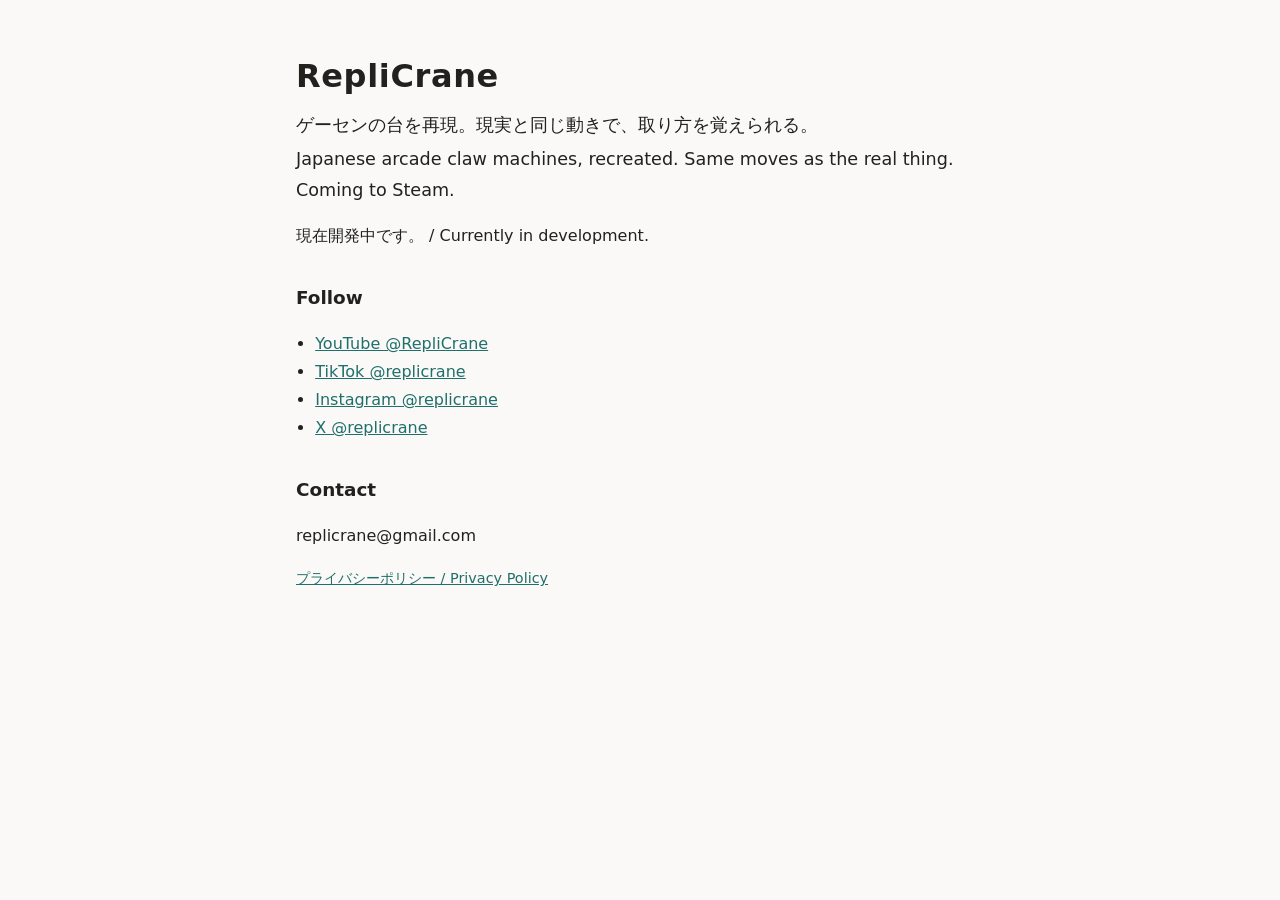
<file: index.html>
<!doctype html>
<html lang="ja">
<head>
<meta charset="utf-8">
<meta name="viewport" content="width=device-width, initial-scale=1">
<title>RepliCrane</title>
<meta name="description" content="Japanese arcade claw machines, recreated. Coming to Steam.">
<link rel="stylesheet" href="style.css">
</head>
<body>
<main>
<h1>RepliCrane</h1>
<p class="lede">ゲーセンの台を再現。現実と同じ動きで、取り方を覚えられる。</p>
<p class="lede" lang="en">Japanese arcade claw machines, recreated. Same moves as the real thing. Coming to Steam.</p>
<p>現在開発中です。 / Currently in development.</p>

<h2>Follow</h2>
<ul class="links">
<li><a href="https://www.youtube.com/@replicrane">YouTube @RepliCrane</a></li>
<li><a href="https://www.tiktok.com/@replicrane">TikTok @replicrane</a></li>
<li><a href="https://www.instagram.com/replicrane/">Instagram @replicrane</a></li>
<li><a href="https://x.com/replicrane">X @replicrane</a></li>
</ul>

<h2>Contact</h2>
<p>replicrane@gmail.com</p>

<p class="small"><a href="privacy.html">プライバシーポリシー / Privacy Policy</a></p>
</main>
</body>
</html>
</file>
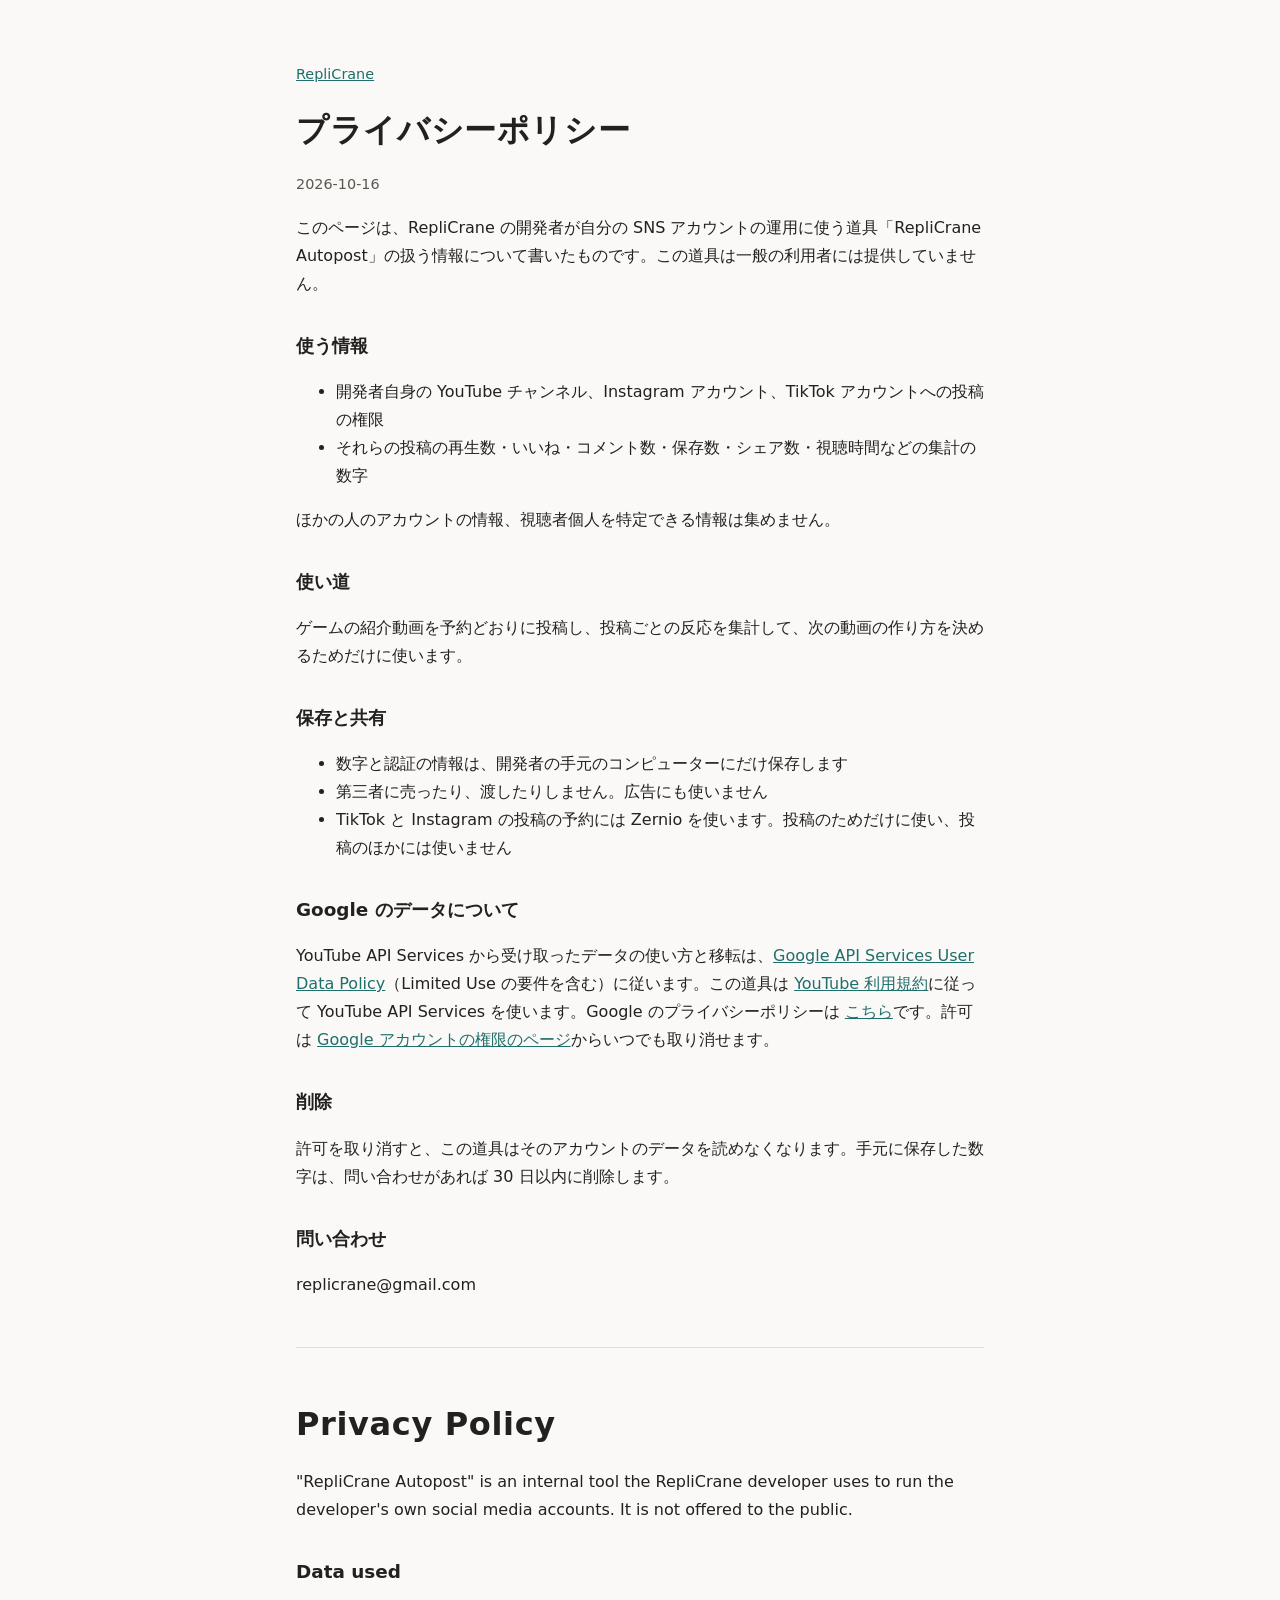
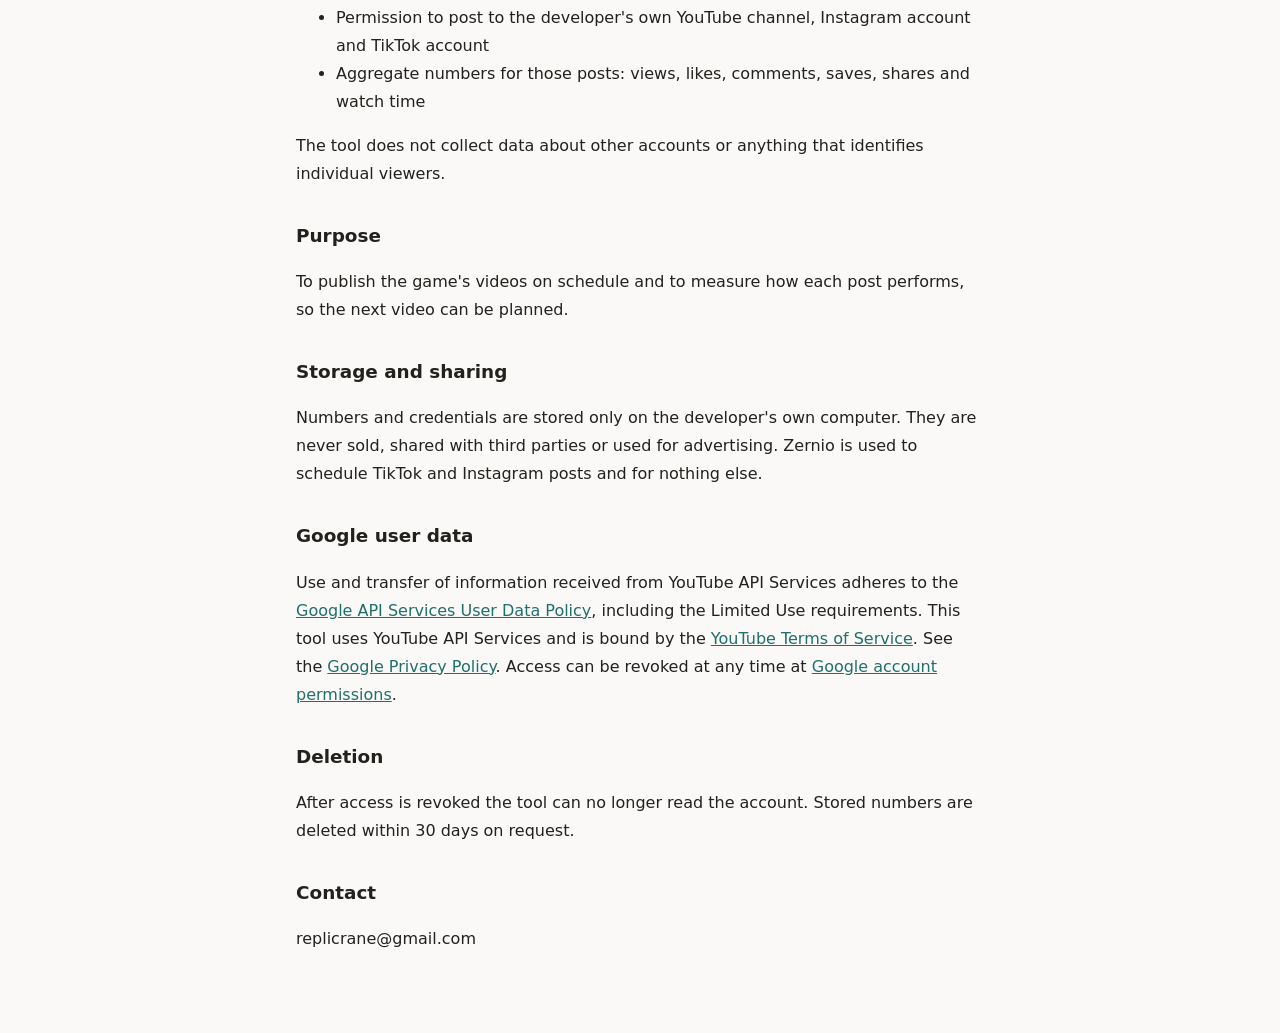
<file: privacy.html>
<!doctype html>
<html lang="ja">
<head>
<meta charset="utf-8">
<meta name="viewport" content="width=device-width, initial-scale=1">
<title>Privacy Policy — RepliCrane</title>
<link rel="stylesheet" href="style.css">
</head>
<body>
<main>
<p class="back"><a href="./">RepliCrane</a></p>
<h1>プライバシーポリシー</h1>
<p class="date">2026-10-16</p>

<p>このページは、RepliCrane の開発者が自分の SNS アカウントの運用に使う道具「RepliCrane Autopost」の扱う情報について書いたものです。この道具は一般の利用者には提供していません。</p>

<h2>使う情報</h2>
<ul>
<li>開発者自身の YouTube チャンネル、Instagram アカウント、TikTok アカウントへの投稿の権限</li>
<li>それらの投稿の再生数・いいね・コメント数・保存数・シェア数・視聴時間などの集計の数字</li>
</ul>
<p>ほかの人のアカウントの情報、視聴者個人を特定できる情報は集めません。</p>

<h2>使い道</h2>
<p>ゲームの紹介動画を予約どおりに投稿し、投稿ごとの反応を集計して、次の動画の作り方を決めるためだけに使います。</p>

<h2>保存と共有</h2>
<ul>
<li>数字と認証の情報は、開発者の手元のコンピューターにだけ保存します</li>
<li>第三者に売ったり、渡したりしません。広告にも使いません</li>
<li>TikTok と Instagram の投稿の予約には Zernio を使います。投稿のためだけに使い、投稿のほかには使いません</li>
</ul>

<h2>Google のデータについて</h2>
<p>YouTube API Services から受け取ったデータの使い方と移転は、<a href="https://developers.google.com/terms/api-services-user-data-policy">Google API Services User Data Policy</a>（Limited Use の要件を含む）に従います。この道具は <a href="https://www.youtube.com/t/terms">YouTube 利用規約</a>に従って YouTube API Services を使います。Google のプライバシーポリシーは <a href="https://policies.google.com/privacy">こちら</a>です。許可は <a href="https://myaccount.google.com/permissions">Google アカウントの権限のページ</a>からいつでも取り消せます。</p>

<h2>削除</h2>
<p>許可を取り消すと、この道具はそのアカウントのデータを読めなくなります。手元に保存した数字は、問い合わせがあれば 30 日以内に削除します。</p>

<h2>問い合わせ</h2>
<p>replicrane@gmail.com</p>

<hr>

<h1 lang="en">Privacy Policy</h1>
<div lang="en">
<p>"RepliCrane Autopost" is an internal tool the RepliCrane developer uses to run the developer's own social media accounts. It is not offered to the public.</p>
<h2>Data used</h2>
<ul>
<li>Permission to post to the developer's own YouTube channel, Instagram account and TikTok account</li>
<li>Aggregate numbers for those posts: views, likes, comments, saves, shares and watch time</li>
</ul>
<p>The tool does not collect data about other accounts or anything that identifies individual viewers.</p>
<h2>Purpose</h2>
<p>To publish the game's videos on schedule and to measure how each post performs, so the next video can be planned.</p>
<h2>Storage and sharing</h2>
<p>Numbers and credentials are stored only on the developer's own computer. They are never sold, shared with third parties or used for advertising. Zernio is used to schedule TikTok and Instagram posts and for nothing else.</p>
<h2>Google user data</h2>
<p>Use and transfer of information received from YouTube API Services adheres to the <a href="https://developers.google.com/terms/api-services-user-data-policy">Google API Services User Data Policy</a>, including the Limited Use requirements. This tool uses YouTube API Services and is bound by the <a href="https://www.youtube.com/t/terms">YouTube Terms of Service</a>. See the <a href="https://policies.google.com/privacy">Google Privacy Policy</a>. Access can be revoked at any time at <a href="https://myaccount.google.com/permissions">Google account permissions</a>.</p>
<h2>Deletion</h2>
<p>After access is revoked the tool can no longer read the account. Stored numbers are deleted within 30 days on request.</p>
<h2>Contact</h2>
<p>replicrane@gmail.com</p>
</div>
</main>
</body>
</html>
</file>
<file: style.css>
:root { --bg: #faf9f7; --ink: #23211e; --mid: #5c574f; --accent: #1f6f6b; --line: #e2ded8; }
@media (prefers-color-scheme: dark) {
  :root { --bg: #16181a; --ink: #e6e3de; --mid: #a7a29a; --accent: #63c8bf; --line: #32373c; }
}
* { box-sizing: border-box; }
body { margin: 0; background: var(--bg); color: var(--ink);
  font: 16px/1.75 system-ui, -apple-system, "Hiragino Sans", "Noto Sans JP", "Yu Gothic UI", sans-serif; }
main { max-width: 720px; margin: 0 auto; padding: 48px 16px 64px; }
h1 { font-size: 2rem; margin: 0 0 .4rem; letter-spacing: .02em; }
h2 { font-size: 1.15rem; margin: 2rem 0 .4rem; }
a { color: var(--accent); }
.lede { font-size: 1.1rem; margin: .2rem 0; }
.date, .small, .back { color: var(--mid); font-size: .9rem; }
.links { padding-left: 1.2rem; }
hr { border: 0; border-top: 1px solid var(--line); margin: 3rem 0; }
</file>
